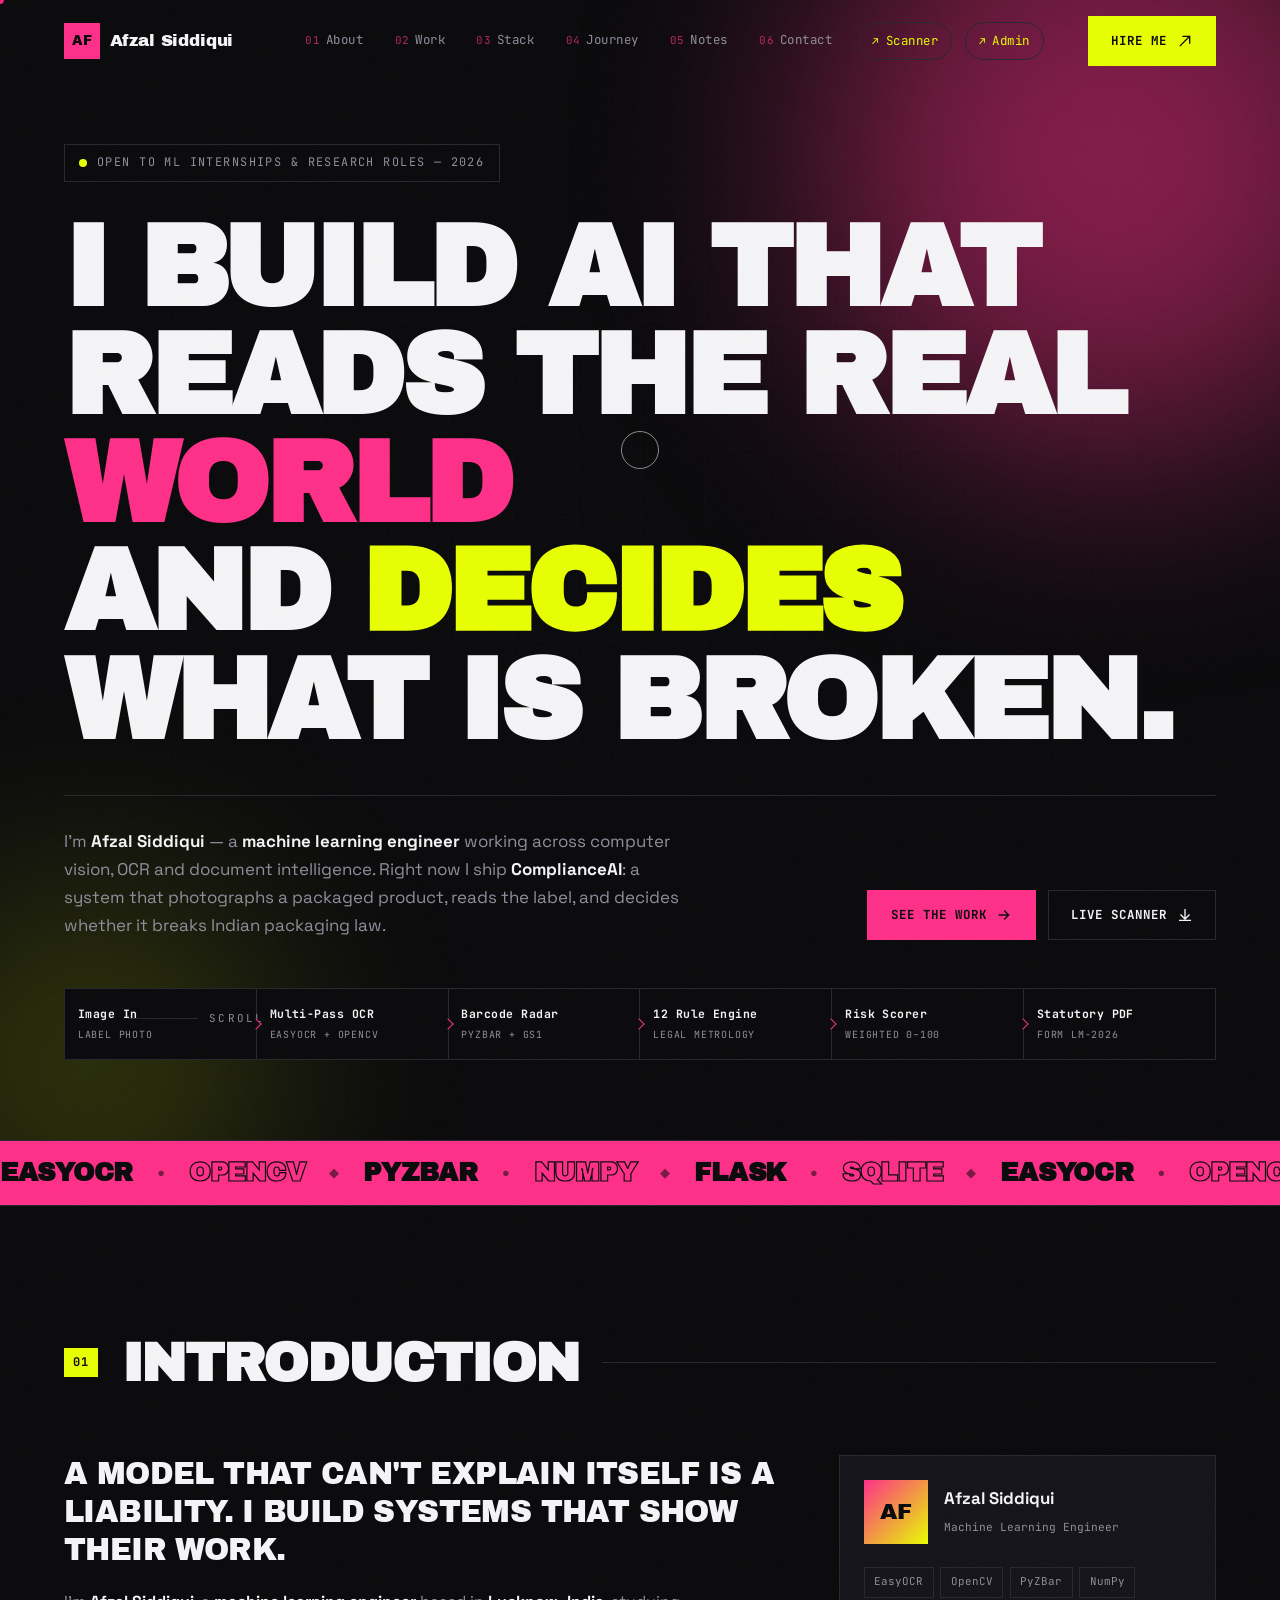
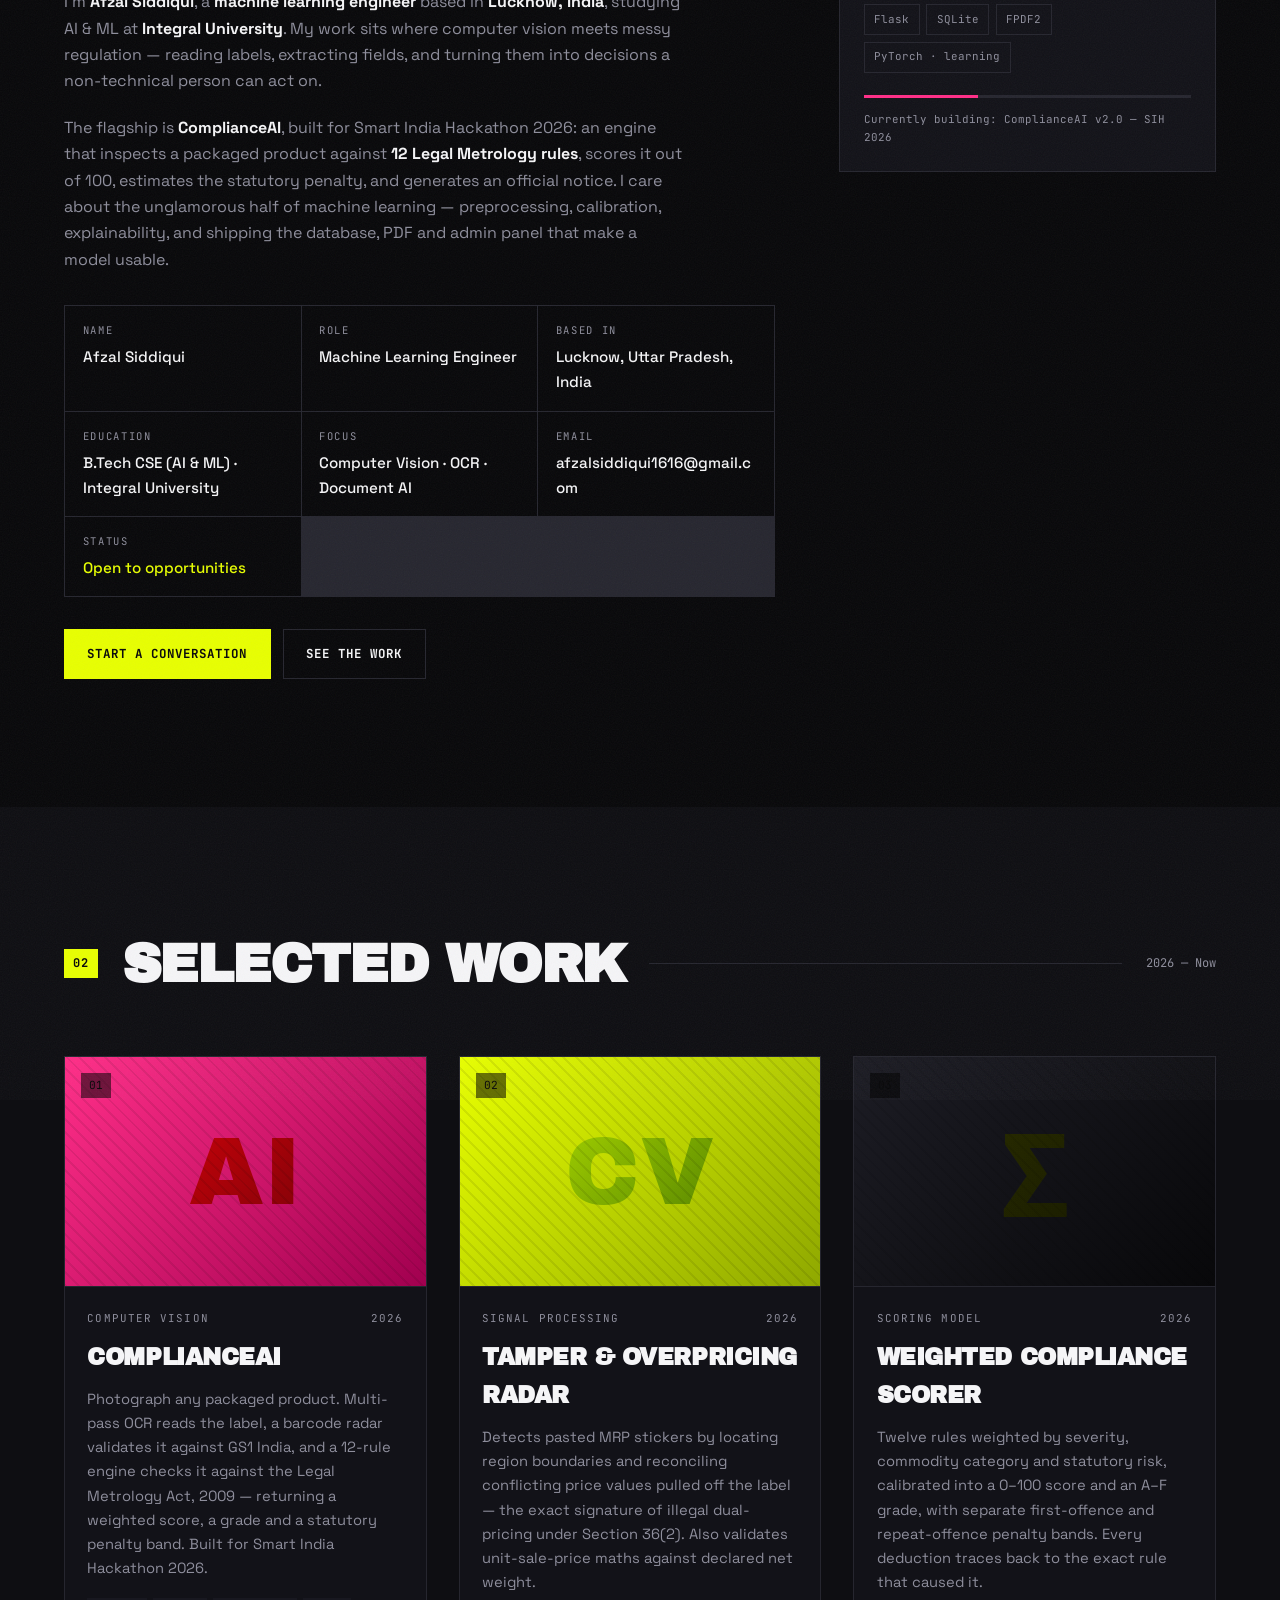
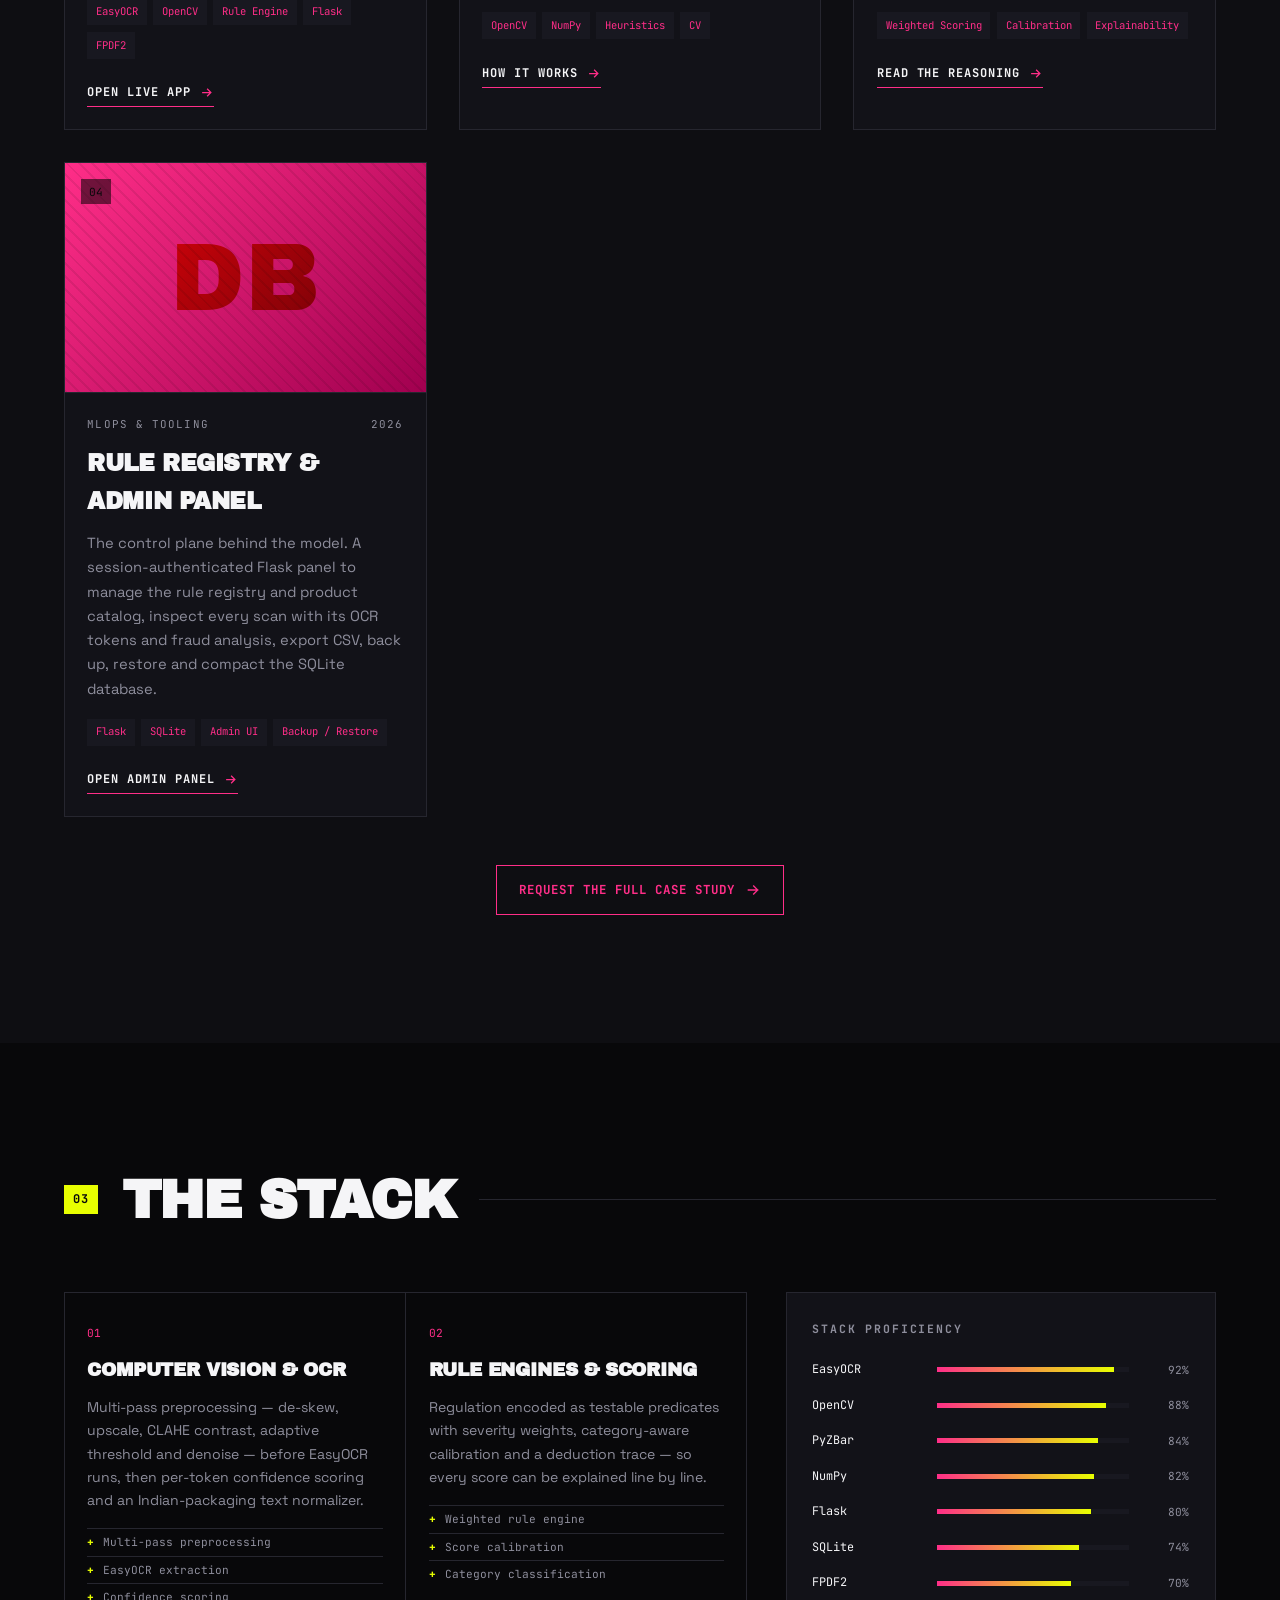
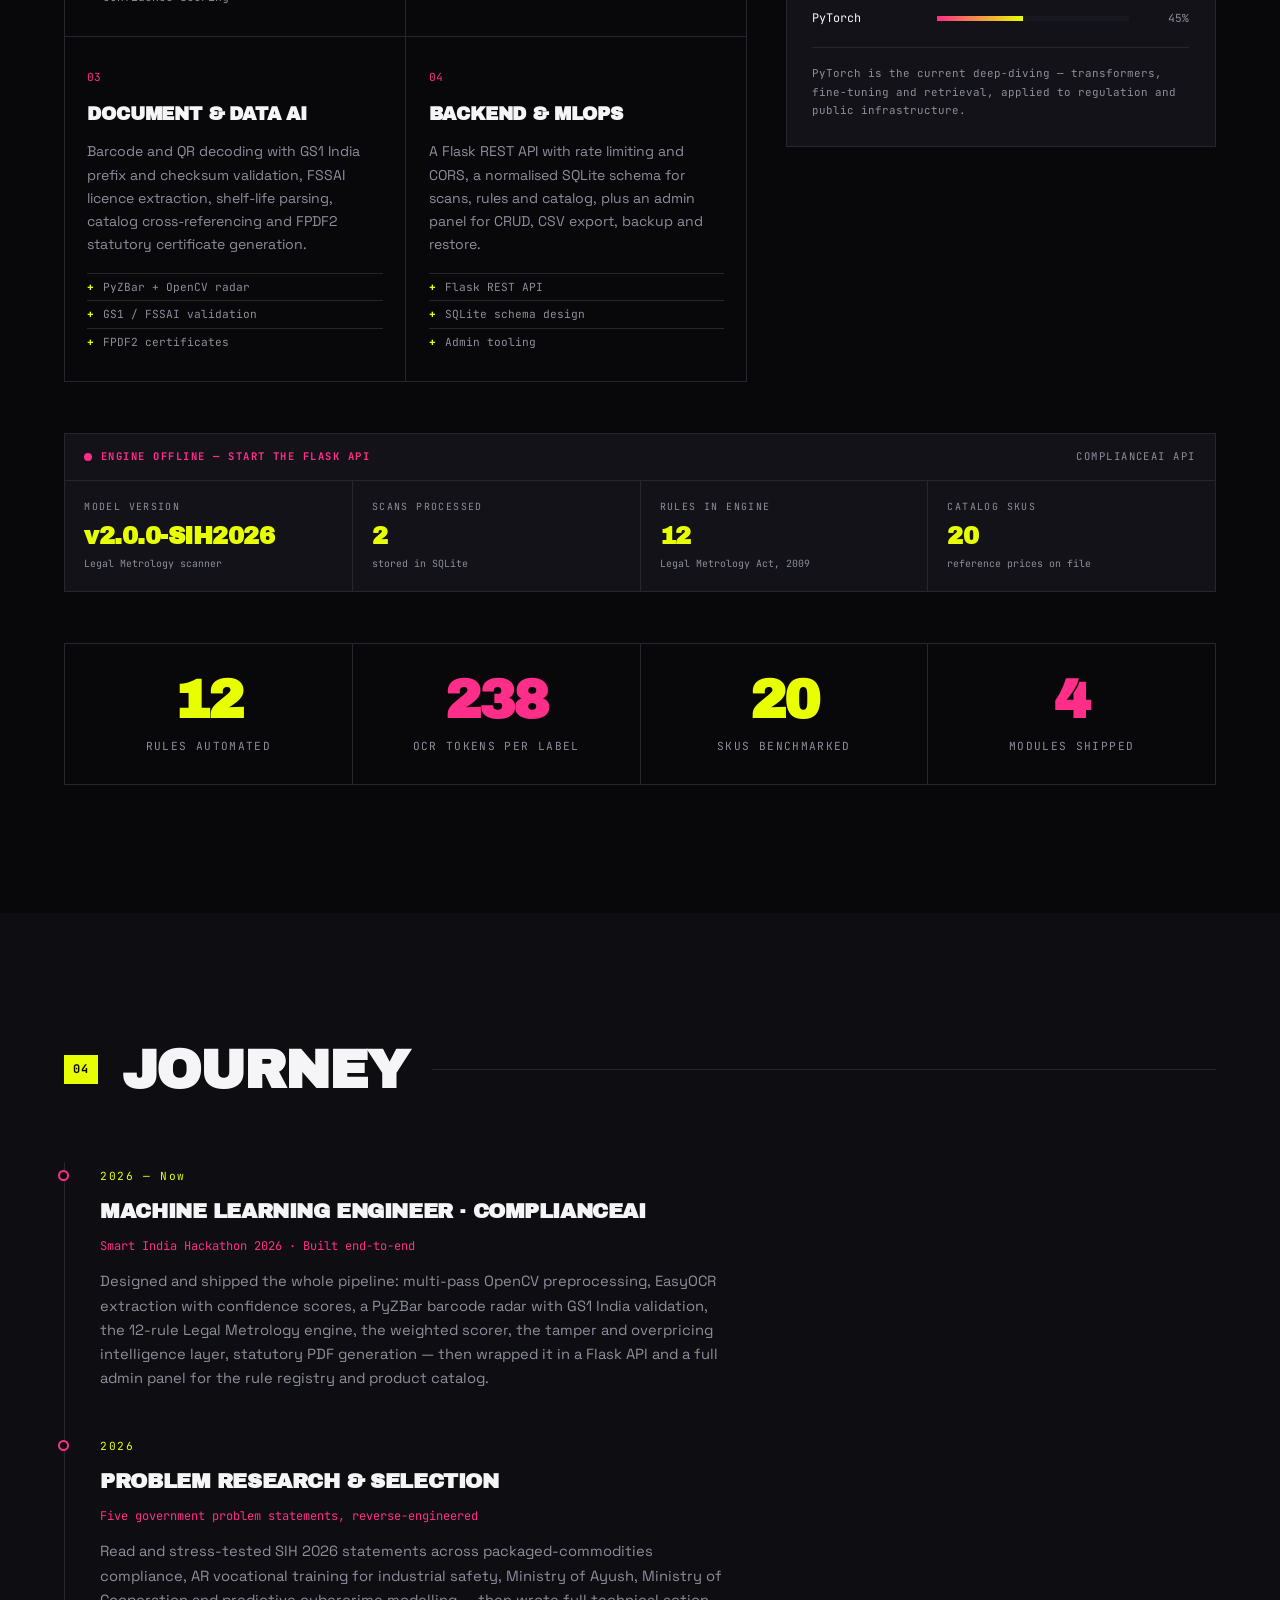
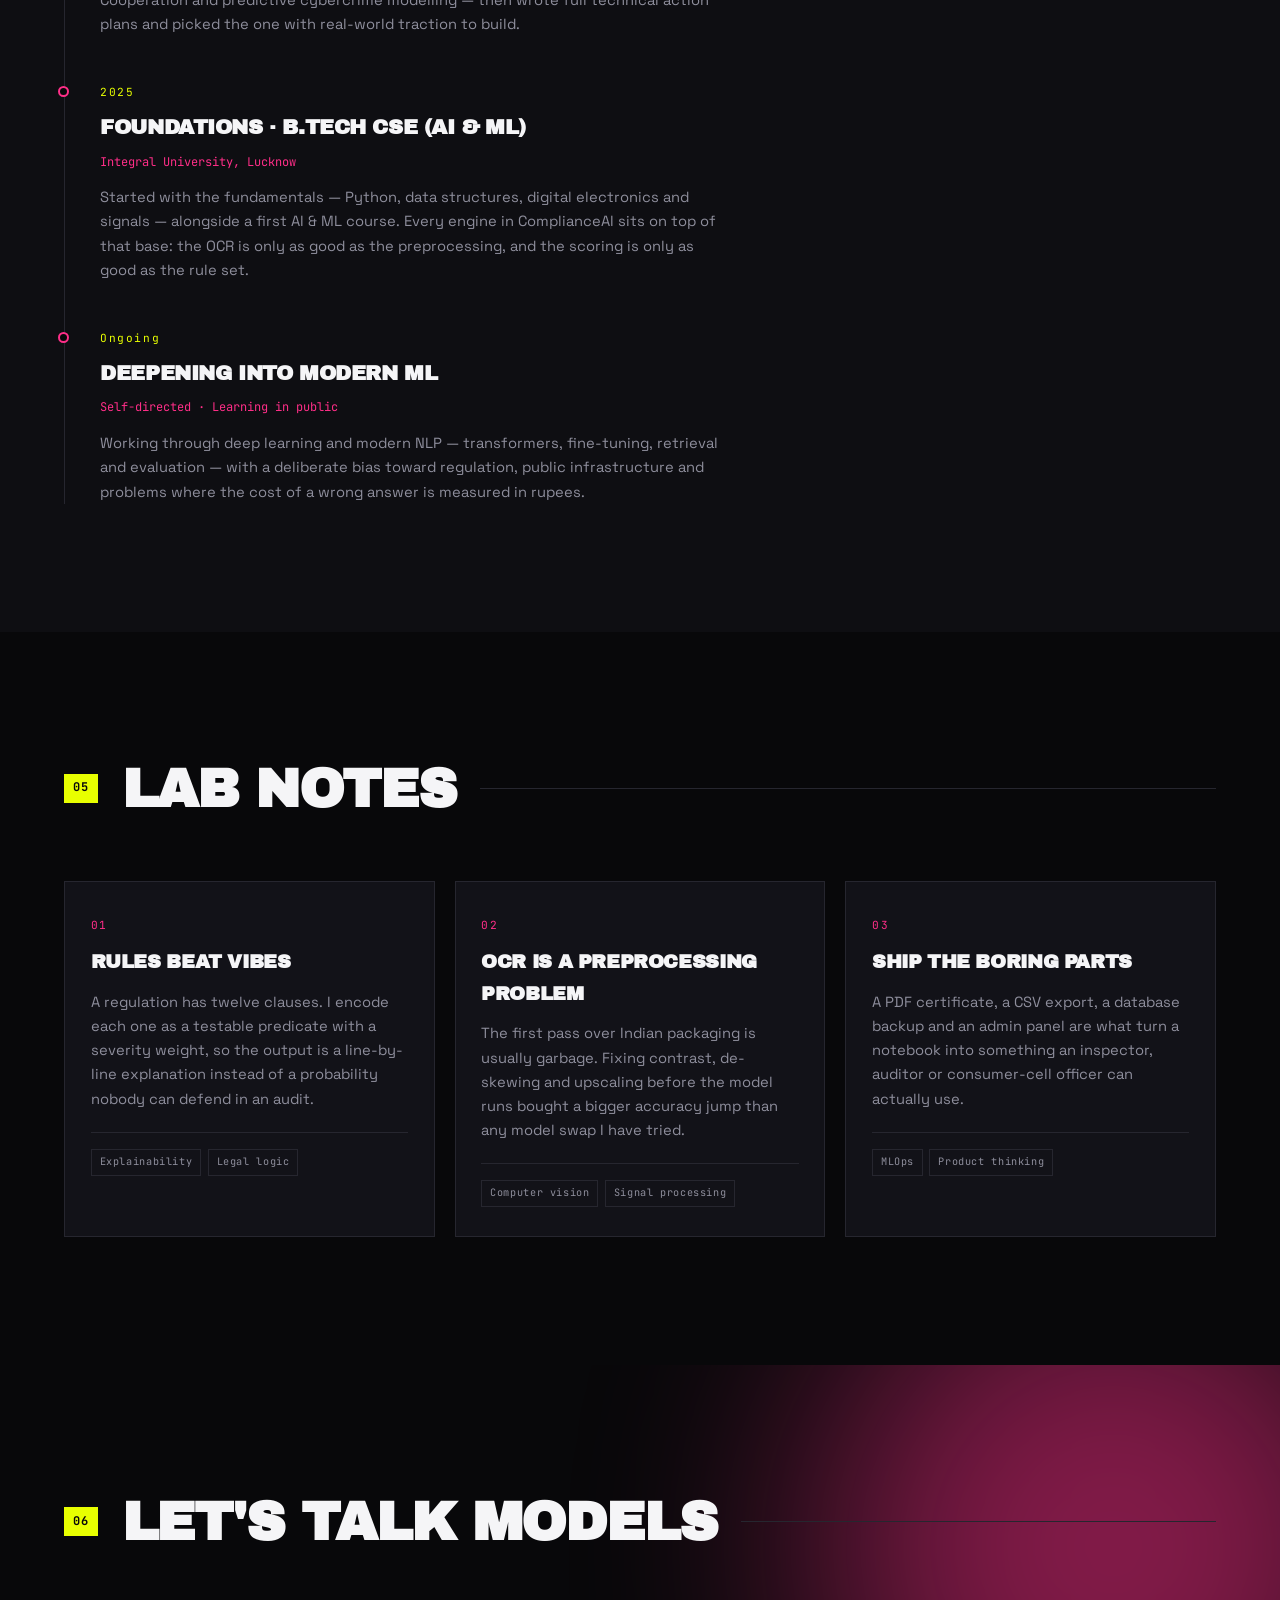
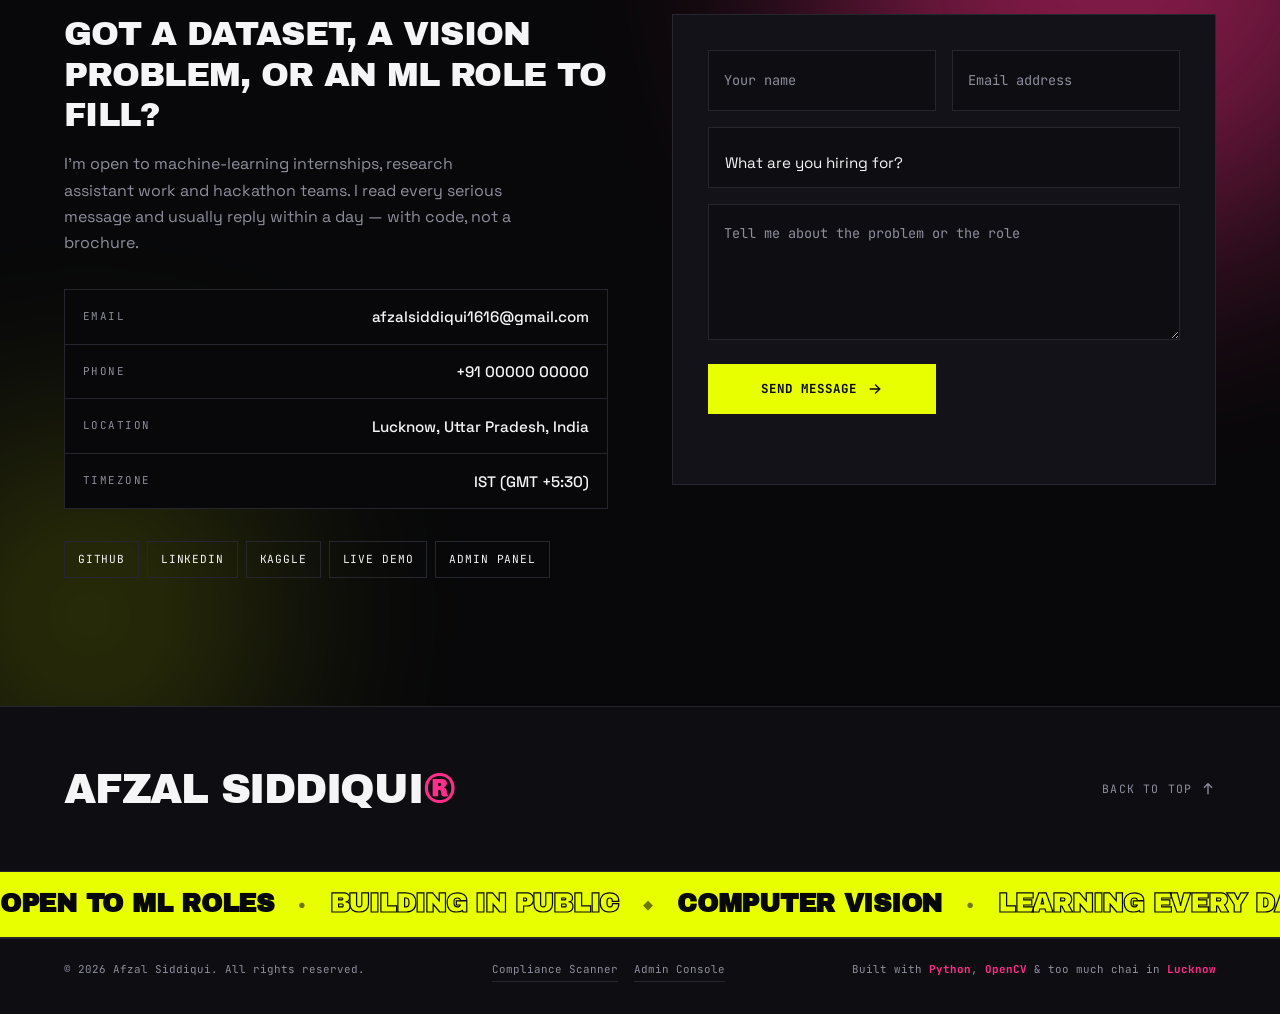
<file: frontend/index.html>
<!DOCTYPE html>
<html lang="en">
<head>
<meta charset="UTF-8">
<meta name="viewport" content="width=device-width, initial-scale=1.0">
<title>Afzal Siddiqui — Machine Learning Engineer</title>
<meta name="description" content="Afzal Siddiqui — Machine Learning Engineer. Computer vision, OCR and document intelligence. Selected work in applied ML, including ComplianceAI, an AI system that audits Indian packaged goods against the Legal Metrology Act.">
<meta name="theme-color" content="#08080a">

<meta property="og:title" content="Afzal Siddiqui — Machine Learning Engineer">
<meta property="og:description" content="Computer vision, OCR and document intelligence. Building AI that reads the real world and decides what's broken.">
<meta property="og:type" content="website">
<meta property="og:url" content="">
<meta name="twitter:card" content="summary_large_image">
<link rel="canonical" href="">

<link rel="preconnect" href="https://fonts.googleapis.com">
<link rel="preconnect" href="https://fonts.gstatic.com" crossorigin>
<link href="https://fonts.googleapis.com/css2?family=Archivo+Black&family=JetBrains+Mono:wght@400;500;700&family=Space+Grotesk:wght@300;400;500;600;700&display=swap" rel="stylesheet">
<link rel="stylesheet" href="css/styles.css">
<link rel="icon" href="data:image/svg+xml,%3Csvg xmlns='http://www.w3.org/2000/svg' viewBox='0 0 100 100'%3E%3Crect width='100' height='100' fill='%2308080a'/%3E%3Ctext y='72' x='50' text-anchor='middle' font-size='64' font-family='Arial Black' fill='%23ff2e88'%3EA%3C/text%3E%3C/svg%3E">
</head>
<body>

<div class="grain" aria-hidden="true"></div>
<div class="cursor-dot" aria-hidden="true"></div>
<div class="cursor-ring" aria-hidden="true"></div>

<a class="skip-link" href="#home">Skip to content</a>

<header class="nav" id="nav">
  <div class="nav__inner">
    <a class="nav__logo" href="#home" data-cursor="link">
      <span class="nav__mark">AF</span>
      <span class="nav__logo-text">Afzal&nbsp;Siddiqui</span>
    </a>

    <nav class="nav__links" id="navLinks" aria-label="Primary">
      <a href="#about" data-cursor="link"><span class="nav__num">01</span>About</a>
      <a href="#work" data-cursor="link"><span class="nav__num">02</span>Work</a>
      <a href="#stack" data-cursor="link"><span class="nav__num">03</span>Stack</a>
      <a href="#journey" data-cursor="link"><span class="nav__num">04</span>Journey</a>
      <a href="#notes" data-cursor="link"><span class="nav__num">05</span>Notes</a>
      <a href="#contact" data-cursor="link"><span class="nav__num">06</span>Contact</a>
      <a href="http://localhost:5000" target="_blank" rel="noopener" data-cursor="link" class="nav__ext"><span class="nav__num">↗</span>Scanner</a>
      <a href="http://localhost:5001/admin" target="_blank" rel="noopener" data-cursor="link" class="nav__ext"><span class="nav__num">↗</span>Admin</a>
    </nav>

    <a class="btn btn--yellow nav__cta" href="#contact" data-cursor="link">
      <span>Hire&nbsp;Me</span>
      <svg viewBox="0 0 24 24" aria-hidden="true"><path d="M5 19L19 5M9 5h10v10"/></svg>
    </a>

    <button class="nav__toggle" id="navToggle" aria-label="Open menu" aria-expanded="false" aria-controls="navLinks">
      <span></span><span></span>
    </button>
  </div>
</header>

<main>

  <section class="hero" id="home">
    <div class="hero__bg" aria-hidden="true">
      <span class="blob blob--pink"></span>
      <span class="blob blob--yellow"></span>
      <span class="hero__grid"></span>
    </div>

    <div class="hero__inner">
      <p class="hero__eyebrow reveal">
        <span class="pulse"></span>
        Open to ML internships &amp; research roles — 2026
      </p>

      <h1 class="hero__title">
        <span class="line reveal"><span class="line__in">I build AI that</span></span>
        <span class="line reveal"><span class="line__in">reads the real <em>world</em></span></span>
        <span class="line reveal"><span class="line__in">and <b class="stroke">decides</b></span></span>
        <span class="line reveal"><span class="line__in">what is broken.</span></span>
      </h1>

      <div class="hero__meta reveal">
        <p class="hero__lead">
          I'm <strong>Afzal Siddiqui</strong> — a <strong>machine learning engineer</strong> working across
          computer vision, OCR and document intelligence. Right now I ship
          <strong>ComplianceAI</strong>: a system that photographs a packaged product, reads the label,
          and decides whether it breaks Indian packaging law.
        </p>
        <div class="hero__actions">
          <a class="btn btn--pink" href="#work" data-cursor="link">
            <span>See&nbsp;the&nbsp;Work</span>
            <svg viewBox="0 0 24 24" aria-hidden="true"><path d="M5 12h14M13 6l6 6-6 6"/></svg>
          </a>
          <a class="btn btn--ghost" href="http://localhost:5000" target="_blank" rel="noopener" data-cursor="link">
            <span>Live&nbsp;Scanner</span>
            <svg viewBox="0 0 24 24" aria-hidden="true"><path d="M12 4v12M6 12l6 6 6-6M4 20h16"/></svg>
          </a>
        </div>
      </div>

      <ol class="pipeline reveal" aria-label="ComplianceAI inference pipeline">
        <li><b>Image&nbsp;In</b><span>Label photo</span></li>
        <li><b>Multi-Pass&nbsp;OCR</b><span>EasyOCR + OpenCV</span></li>
        <li><b>Barcode&nbsp;Radar</b><span>PyZBar + GS1</span></li>
        <li><b>12&nbsp;Rule&nbsp;Engine</b><span>Legal Metrology</span></li>
        <li><b>Risk&nbsp;Scorer</b><span>Weighted 0–100</span></li>
        <li><b>Statutory&nbsp;PDF</b><span>Form LM-2026</span></li>
      </ol>

      <div class="hero__scroll" aria-hidden="true">
        <span class="hero__scroll-line"></span>
        <span>Scroll</span>
      </div>
    </div>
  </section>

  <div class="marquee" aria-hidden="true">
    <div class="marquee__track">
      <span class="marquee__set">
        <b>EasyOCR</b><i>&#9679;</i><b class="stroke">OpenCV</b><i>&#9670;</i><b>PyZBar</b><i>&#9679;</i><b class="stroke">NumPy</b><i>&#9670;</i><b>Flask</b><i>&#9679;</i><b class="stroke">SQLite</b><i>&#9670;</i>
      </span>
      <span class="marquee__set">
        <b>EasyOCR</b><i>&#9679;</i><b class="stroke">OpenCV</b><i>&#9670;</i><b>PyZBar</b><i>&#9679;</i><b class="stroke">NumPy</b><i>&#9670;</i><b>Flask</b><i>&#9679;</i><b class="stroke">SQLite</b><i>&#9670;</i>
      </span>
    </div>
  </div>

  <section class="section" id="about">
    <div class="section__head reveal">
      <span class="section__num">01</span>
      <h2 class="section__title">Introduction</h2>
      <span class="section__rule"></span>
    </div>

    <div class="about">
      <div class="about__text">
        <p class="about__intro reveal">
          A model that can't explain itself is a liability. I build systems that show their work.
        </p>
        <p class="reveal">
          I'm <strong>Afzal Siddiqui</strong>, a <strong>machine learning engineer</strong> based in
          <strong>Lucknow, India</strong>, studying AI &amp; ML at <strong>Integral University</strong>.
          My work sits where computer vision meets messy regulation — reading labels, extracting
          fields, and turning them into decisions a non-technical person can act on.
        </p>
        <p class="reveal">
          The flagship is <strong>ComplianceAI</strong>, built for Smart India Hackathon 2026: an engine
          that inspects a packaged product against <strong>12 Legal Metrology rules</strong>, scores it
          out of 100, estimates the statutory penalty, and generates an official notice. I care about
          the unglamorous half of machine learning — preprocessing, calibration, explainability,
          and shipping the database, PDF and admin panel that make a model usable.
        </p>

        <ul class="about__facts reveal">
          <li><span>Name</span><b>Afzal Siddiqui</b></li>
          <li><span>Role</span><b>Machine Learning Engineer</b></li>
          <li><span>Based in</span><b>Lucknow, Uttar Pradesh, India</b></li>
          <li><span>Education</span><b>B.Tech CSE (AI &amp; ML) · Integral University</b></li>
          <li><span>Focus</span><b>Computer Vision · OCR · Document AI</b></li>
          <li><span>Email</span><b>afzalsiddiqui1616@gmail.com</b></li>
          <li><span>Status</span><b class="is-open">Open to opportunities</b></li>
        </ul>

        <div class="about__actions reveal">
          <a class="btn btn--yellow" href="#contact" data-cursor="link"><span>Start a conversation</span></a>
          <a class="btn btn--ghost" href="#work" data-cursor="link"><span>See the work</span></a>
        </div>
      </div>

      <aside class="about__card reveal" data-tilt>
        <div class="about__card-top">
          <span class="about__avatar">AF</span>
          <div>
            <b>Afzal Siddiqui</b>
            <small>Machine Learning Engineer</small>
          </div>
        </div>
        <ul class="about__tags">
          <li>EasyOCR</li>
          <li>OpenCV</li>
          <li>PyZBar</li>
          <li>NumPy</li>
          <li>Flask</li>
          <li>SQLite</li>
          <li>FPDF2</li>
          <li>PyTorch · learning</li>
        </ul>
        <div class="about__card-bar"><span></span></div>
        <small class="about__card-note">Currently building: ComplianceAI v2.0 — SIH 2026</small>
      </aside>
    </div>
  </section>

  <section class="section section--alt" id="work">
    <div class="section__head reveal">
      <span class="section__num">02</span>
      <h2 class="section__title">Selected Work</h2>
      <span class="section__rule"></span>
      <span class="section__count">2026 — Now</span>
    </div>

    <div class="work__grid">

      <article class="project reveal" data-tilt data-spotlight>
        <div class="project__media project__media--pink">
          <span class="project__index">01</span>
          <span class="project__glyph">AI</span>
        </div>
        <div class="project__body">
          <div class="project__meta"><span>Computer Vision</span><span>2026</span></div>
          <h3 class="project__title">ComplianceAI</h3>
          <p class="project__desc">Photograph any packaged product. Multi-pass OCR reads the label, a barcode radar validates it against GS1 India, and a 12-rule engine checks it against the Legal Metrology Act, 2009 — returning a weighted score, a grade and a statutory penalty band. Built for Smart India Hackathon 2026.</p>
          <ul class="project__chips"><li>EasyOCR</li><li>OpenCV</li><li>Rule Engine</li><li>Flask</li><li>FPDF2</li></ul>
          <a class="project__link" href="http://localhost:5000" target="_blank" rel="noopener" data-cursor="link">Open live app <svg viewBox="0 0 24 24" aria-hidden="true"><path d="M5 12h14M13 6l6 6-6 6"/></svg></a>
        </div>
      </article>

      <article class="project reveal" data-tilt data-spotlight>
        <div class="project__media project__media--yellow">
          <span class="project__index">02</span>
          <span class="project__glyph">CV</span>
        </div>
        <div class="project__body">
          <div class="project__meta"><span>Signal Processing</span><span>2026</span></div>
          <h3 class="project__title">Tamper &amp; Overpricing Radar</h3>
          <p class="project__desc">Detects pasted MRP stickers by locating region boundaries and reconciling conflicting price values pulled off the label — the exact signature of illegal dual-pricing under Section 36(2). Also validates unit-sale-price maths against declared net weight.</p>
          <ul class="project__chips"><li>OpenCV</li><li>NumPy</li><li>Heuristics</li><li>CV</li></ul>
          <a class="project__link" href="#stack" data-cursor="link">How it works <svg viewBox="0 0 24 24" aria-hidden="true"><path d="M5 12h14M13 6l6 6-6 6"/></svg></a>
        </div>
      </article>

      <article class="project reveal" data-tilt data-spotlight>
        <div class="project__media project__media--dark">
          <span class="project__index">03</span>
          <span class="project__glyph">∑</span>
        </div>
        <div class="project__body">
          <div class="project__meta"><span>Scoring Model</span><span>2026</span></div>
          <h3 class="project__title">Weighted Compliance Scorer</h3>
          <p class="project__desc">Twelve rules weighted by severity, commodity category and statutory risk, calibrated into a 0–100 score and an A–F grade, with separate first-offence and repeat-offence penalty bands. Every deduction traces back to the exact rule that caused it.</p>
          <ul class="project__chips"><li>Weighted Scoring</li><li>Calibration</li><li>Explainability</li></ul>
          <a class="project__link" href="#notes" data-cursor="link">Read the reasoning <svg viewBox="0 0 24 24" aria-hidden="true"><path d="M5 12h14M13 6l6 6-6 6"/></svg></a>
        </div>
      </article>

      <article class="project reveal" data-tilt data-spotlight>
        <div class="project__media project__media--pink">
          <span class="project__index">04</span>
          <span class="project__glyph">DB</span>
        </div>
        <div class="project__body">
          <div class="project__meta"><span>MLOps &amp; Tooling</span><span>2026</span></div>
          <h3 class="project__title">Rule Registry &amp; Admin Panel</h3>
          <p class="project__desc">The control plane behind the model. A session-authenticated Flask panel to manage the rule registry and product catalog, inspect every scan with its OCR tokens and fraud analysis, export CSV, back up, restore and compact the SQLite database.</p>
          <ul class="project__chips"><li>Flask</li><li>SQLite</li><li>Admin UI</li><li>Backup / Restore</li></ul>
          <a class="project__link" href="http://localhost:5001/admin" target="_blank" rel="noopener" data-cursor="link">Open admin panel <svg viewBox="0 0 24 24" aria-hidden="true"><path d="M5 12h14M13 6l6 6-6 6"/></svg></a>
        </div>
      </article>

    </div>

    <div class="work__more reveal">
      <a class="btn btn--outline" href="#contact" data-cursor="link">
        <span>Request the full case study</span>
        <svg viewBox="0 0 24 24" aria-hidden="true"><path d="M5 12h14M13 6l6 6-6 6"/></svg>
      </a>
    </div>
  </section>

  <section class="section" id="stack">
    <div class="section__head reveal">
      <span class="section__num">03</span>
      <h2 class="section__title">The Stack</h2>
      <span class="section__rule"></span>
    </div>

    <div class="skills">
      <div class="skills__services">
        <article class="service reveal">
          <span class="service__num">01</span>
          <h3>Computer Vision &amp; OCR</h3>
          <p>Multi-pass preprocessing — de-skew, upscale, CLAHE contrast, adaptive threshold and denoise — before EasyOCR runs, then per-token confidence scoring and an Indian-packaging text normalizer.</p>
          <ul><li>Multi-pass preprocessing</li><li>EasyOCR extraction</li><li>Confidence scoring</li></ul>
        </article>
        <article class="service reveal">
          <span class="service__num">02</span>
          <h3>Rule Engines &amp; Scoring</h3>
          <p>Regulation encoded as testable predicates with severity weights, category-aware calibration and a deduction trace — so every score can be explained line by line.</p>
          <ul><li>Weighted rule engine</li><li>Score calibration</li><li>Category classification</li></ul>
        </article>
        <article class="service reveal">
          <span class="service__num">03</span>
          <h3>Document &amp; Data AI</h3>
          <p>Barcode and QR decoding with GS1 India prefix and checksum validation, FSSAI licence extraction, shelf-life parsing, catalog cross-referencing and FPDF2 statutory certificate generation.</p>
          <ul><li>PyZBar + OpenCV radar</li><li>GS1 / FSSAI validation</li><li>FPDF2 certificates</li></ul>
        </article>
        <article class="service reveal">
          <span class="service__num">04</span>
          <h3>Backend &amp; MLOps</h3>
          <p>A Flask REST API with rate limiting and CORS, a normalised SQLite schema for scans, rules and catalog, plus an admin panel for CRUD, CSV export, backup and restore.</p>
          <ul><li>Flask REST API</li><li>SQLite schema design</li><li>Admin tooling</li></ul>
        </article>
      </div>

      <div class="skills__bars reveal">
        <h3 class="skills__bars-title">Stack proficiency</h3>
        <div class="bar" data-value="92"><span class="bar__label">EasyOCR</span><span class="bar__track"><span class="bar__fill"></span></span><span class="bar__val">92%</span></div>
        <div class="bar" data-value="88"><span class="bar__label">OpenCV</span><span class="bar__track"><span class="bar__fill"></span></span><span class="bar__val">88%</span></div>
        <div class="bar" data-value="84"><span class="bar__label">PyZBar</span><span class="bar__track"><span class="bar__fill"></span></span><span class="bar__val">84%</span></div>
        <div class="bar" data-value="82"><span class="bar__label">NumPy</span><span class="bar__track"><span class="bar__fill"></span></span><span class="bar__val">82%</span></div>
        <div class="bar" data-value="80"><span class="bar__label">Flask</span><span class="bar__track"><span class="bar__fill"></span></span><span class="bar__val">80%</span></div>
        <div class="bar" data-value="74"><span class="bar__label">SQLite</span><span class="bar__track"><span class="bar__fill"></span></span><span class="bar__val">74%</span></div>
        <div class="bar" data-value="70"><span class="bar__label">FPDF2</span><span class="bar__track"><span class="bar__fill"></span></span><span class="bar__val">70%</span></div>
        <div class="bar" data-value="45"><span class="bar__label">PyTorch</span><span class="bar__track"><span class="bar__fill"></span></span><span class="bar__val">45%</span></div>
        <p class="skills__note">PyTorch is the current deep-diving — transformers, fine-tuning and retrieval, applied to regulation and public infrastructure.</p>
      </div>
    </div>

    <div class="telemetry reveal" id="telemetry" data-api="http://localhost:5000">
      <div class="telemetry__head">
        <span class="telemetry__status"><i></i><b id="telemetryState">Checking system</b></span>
        <span class="mono" id="telemetryMeta">ComplianceAI API</span>
      </div>
      <div class="telemetry__grid">
        <div class="telemetry__tile"><span>Model version</span><b id="tVer">v2.0.0-SIH2026</b><small id="tVerSub">Legal Metrology scanner</small></div>
        <div class="telemetry__tile"><span>Scans processed</span><b id="tScans">2</b><small id="tScansSub">stored in SQLite</small></div>
        <div class="telemetry__tile"><span>Rules in engine</span><b id="tRules">12</b><small id="tRulesSub">Legal Metrology Act, 2009</small></div>
        <div class="telemetry__tile"><span>Catalog SKUs</span><b id="tSku">20</b><small id="tSkuSub">reference prices on file</small></div>
      </div>
    </div>

    <div class="stats">
      <div class="stat reveal"><b class="counter" data-to="12">0</b><span>Rules automated</span></div>
      <div class="stat reveal"><b class="counter" data-to="243">0</b><span>OCR tokens per label</span></div>
      <div class="stat reveal"><b class="counter" data-to="20">0</b><span>SKUs benchmarked</span></div>
      <div class="stat reveal"><b class="counter" data-to="4">0</b><span>Modules shipped</span></div>
    </div>
  </section>

  <section class="section section--alt" id="journey">
    <div class="section__head reveal">
      <span class="section__num">04</span>
      <h2 class="section__title">Journey</h2>
      <span class="section__rule"></span>
    </div>

    <div class="timeline">
      <article class="tl reveal">
        <span class="tl__year">2026 — Now</span>
        <h3 class="tl__role">Machine Learning Engineer · ComplianceAI</h3>
        <span class="tl__company">Smart India Hackathon 2026 · Built end-to-end</span>
        <p>Designed and shipped the whole pipeline: multi-pass OpenCV preprocessing, EasyOCR extraction with confidence scores, a PyZBar barcode radar with GS1 India validation, the 12-rule Legal Metrology engine, the weighted scorer, the tamper and overpricing intelligence layer, statutory PDF generation — then wrapped it in a Flask API and a full admin panel for the rule registry and product catalog.</p>
      </article>
      <article class="tl reveal">
        <span class="tl__year">2026</span>
        <h3 class="tl__role">Problem Research &amp; Selection</h3>
        <span class="tl__company">Five government problem statements, reverse-engineered</span>
        <p>Read and stress-tested SIH 2026 statements across packaged-commodities compliance, AR vocational training for industrial safety, Ministry of Ayush, Ministry of Cooperation and predictive cybercrime modelling — then wrote full technical action plans and picked the one with real-world traction to build.</p>
      </article>
      <article class="tl reveal">
        <span class="tl__year">2025</span>
        <h3 class="tl__role">Foundations · B.Tech CSE (AI &amp; ML)</h3>
        <span class="tl__company">Integral University, Lucknow</span>
        <p>Started with the fundamentals — Python, data structures, digital electronics and signals — alongside a first AI &amp; ML course. Every engine in ComplianceAI sits on top of that base: the OCR is only as good as the preprocessing, and the scoring is only as good as the rule set.</p>
      </article>
      <article class="tl reveal">
        <span class="tl__year">Ongoing</span>
        <h3 class="tl__role">Deepening into Modern ML</h3>
        <span class="tl__company">Self-directed · Learning in public</span>
        <p>Working through deep learning and modern NLP — transformers, fine-tuning, retrieval and evaluation — with a deliberate bias toward regulation, public infrastructure and problems where the cost of a wrong answer is measured in rupees.</p>
      </article>
    </div>
  </section>

  <section class="section" id="notes">
    <div class="section__head reveal">
      <span class="section__num">05</span>
      <h2 class="section__title">Lab Notes</h2>
      <span class="section__rule"></span>
    </div>

    <div class="notes">
      <article class="note reveal">
        <span class="note__num">01</span>
        <h3>Rules beat vibes</h3>
        <p>A regulation has twelve clauses. I encode each one as a testable predicate with a severity weight, so the output is a line-by-line explanation instead of a probability nobody can defend in an audit.</p>
        <footer><span>Explainability</span><span>Legal logic</span></footer>
      </article>
      <article class="note reveal">
        <span class="note__num">02</span>
        <h3>OCR is a preprocessing problem</h3>
        <p>The first pass over Indian packaging is usually garbage. Fixing contrast, de-skewing and upscaling before the model runs bought a bigger accuracy jump than any model swap I have tried.</p>
        <footer><span>Computer vision</span><span>Signal processing</span></footer>
      </article>
      <article class="note reveal">
        <span class="note__num">03</span>
        <h3>Ship the boring parts</h3>
        <p>A PDF certificate, a CSV export, a database backup and an admin panel are what turn a notebook into something an inspector, auditor or consumer-cell officer can actually use.</p>
        <footer><span>MLOps</span><span>Product thinking</span></footer>
      </article>
    </div>
  </section>

  <section class="section contact" id="contact">
    <div class="contact__bg" aria-hidden="true"><span class="blob blob--pink"></span><span class="blob blob--yellow"></span></div>

    <div class="section__head reveal">
      <span class="section__num">06</span>
      <h2 class="section__title">Let's Talk Models</h2>
      <span class="section__rule"></span>
    </div>

    <div class="contact__grid">
      <div class="contact__intro reveal">
        <p class="contact__big">Got a dataset, a vision problem, or an ML role to fill?</p>
        <p>I'm open to machine-learning internships, research assistant work and hackathon teams. I read every serious message and usually reply within a day — with code, not a brochure.</p>
        <ul class="contact__list">
          <li><span>Email</span><a href="mailto:afzalsiddiqui1616@gmail.com" data-cursor="link">afzalsiddiqui1616@gmail.com</a></li>
          <li><span>Phone</span><a href="tel:+910000000000" data-cursor="link">+91 00000 00000</a></li>
          <li><span>Location</span><b>Lucknow, Uttar Pradesh, India</b></li>
          <li><span>Timezone</span><b>IST (GMT +5:30)</b></li>
        </ul>
        <div class="contact__socials">
          <a href="#" data-missing="1" title="Add your GitHub profile URL" data-cursor="link">GitHub</a>
          <a href="#" data-missing="1" title="Add your LinkedIn profile URL" data-cursor="link">LinkedIn</a>
          <a href="#" data-missing="1" title="Add your Kaggle profile URL" data-cursor="link">Kaggle</a>
          <a href="http://localhost:5000" target="_blank" rel="noopener" data-cursor="link">Live demo</a>
          <a href="http://localhost:5001/admin" target="_blank" rel="noopener" data-cursor="link">Admin panel</a>
        </div>
      </div>

      <form class="contact__form reveal" id="contactForm" novalidate>
        <div class="field">
          <input type="text" id="name" name="name" placeholder=" " autocomplete="name" required>
          <label for="name">Your name</label>
        </div>
        <div class="field">
          <input type="email" id="email" name="email" placeholder=" " autocomplete="email" required>
          <label for="email">Email address</label>
        </div>
        <div class="field field--full">
          <select id="budget" name="budget">
            <option value="">What are you hiring for?</option>
            <option>ML Internship</option>
            <option>Research Assistant</option>
            <option>Freelance / Project</option>
            <option>Full-time ML Engineer</option>
            <option>Hackathon Team</option>
            <option>Just saying hi</option>
          </select>
        </div>
        <div class="field field--full">
          <textarea id="message" name="message" rows="4" placeholder=" " required></textarea>
          <label for="message">Tell me about the problem or the role</label>
        </div>
        <button class="btn btn--yellow btn--full" type="submit" data-cursor="link">
          <span>Send message</span>
          <svg viewBox="0 0 24 24" aria-hidden="true"><path d="M5 12h14M13 6l6 6-6 6"/></svg>
        </button>
        <p class="form__status" id="formStatus" role="status"></p>
      </form>
    </div>
  </section>

</main>

<footer class="footer">
  <div class="footer__top">
    <a class="footer__logo" href="#home" data-cursor="link">Afzal&nbsp;Siddiqui<span>&reg;</span></a>
    <a class="footer__back" href="#home" data-cursor="link">Back to top <svg viewBox="0 0 24 24" aria-hidden="true"><path d="M12 20V4M6 10l6-6 6 6"/></svg></a>
  </div>

  <div class="marquee marquee--footer" aria-hidden="true">
    <div class="marquee__track">
      <span class="marquee__set"><b>Open&nbsp;to&nbsp;ML&nbsp;roles</b><i>&#9679;</i><b class="stroke">Building&nbsp;in&nbsp;public</b><i>&#9670;</i><b>Computer&nbsp;Vision</b><i>&#9679;</i><b class="stroke">Learning&nbsp;every&nbsp;day</b><i>&#9670;</i></span>
      <span class="marquee__set"><b>Open&nbsp;to&nbsp;ML&nbsp;roles</b><i>&#9679;</i><b class="stroke">Building&nbsp;in&nbsp;public</b><i>&#9670;</i><b>Computer&nbsp;Vision</b><i>&#9679;</i><b class="stroke">Learning&nbsp;every&nbsp;day</b><i>&#9670;</i></span>
    </div>
  </div>

  <div class="footer__bottom">
    <small>&copy; <span id="year">2026</span> Afzal Siddiqui. All rights reserved.</small>
    <small class="footer__apps">
      <a href="http://localhost:5000" target="_blank" rel="noopener" data-cursor="link">Compliance Scanner</a>
      <a href="http://localhost:5001/admin" target="_blank" rel="noopener" data-cursor="link">Admin Console</a>
    </small>
    <small>Built with <b>Python</b>, <b>OpenCV</b> &amp; too much chai in <b>Lucknow</b></small>
  </div>
</footer>

<script src="js/main.js"></script>
</body>
</html>
</file>
<file: frontend/css/styles.css>
/* ============================================
   PALETTE
   ============================================ */
:root{
  --black:#08080a;
  --black-2:#0e0e12;
  --surface:#121218;
  --surface-2:#181820;
  --line:#26262f;

  --pink:#ff2e88;
  --pink-soft:#ff6bb5;
  --yellow:#e8ff00;
  --yellow-soft:#f4ff6b;

  --white:#f5f5f7;
  --muted:#8e8e9c;

  --font-display:"Archivo Black","Arial Black",Impact,sans-serif;
  --font-body:"Space Grotesk",-apple-system,"Segoe UI",sans-serif;
  --font-mono:"JetBrains Mono","SFMono-Regular",Consolas,monospace;

  --pad:clamp(1.25rem,5vw,5rem);
  --maxw:1320px;
  --ease:cubic-bezier(.22,1,.36,1);
}

/* ============================================
   RESET
   ============================================ */
*,*::before,*::after{box-sizing:border-box;margin:0;padding:0}
html{scroll-behavior:smooth;-webkit-text-size-adjust:100%}
body{
  font-family:var(--font-body);
  background:var(--black);
  color:var(--white);
  line-height:1.65;
  overflow-x:hidden;
  cursor:none;
}
body.no-cursor{cursor:auto}
img,svg{display:block;max-width:100%}
a{color:inherit;text-decoration:none}
button,input,select,textarea{font:inherit;color:inherit}
ul{list-style:none}
::selection{background:var(--pink);color:var(--black)}

.skip-link{
  position:fixed;top:-100px;left:1rem;z-index:999;
  background:var(--yellow);color:var(--black);padding:.6rem 1rem;font-family:var(--font-mono);
  font-size:.75rem;transition:top .3s var(--ease);
}
.skip-link:focus{top:1rem}

/* ============================================
   CURSOR + GRAIN
   ============================================ */
.cursor-dot,.cursor-ring{
  position:fixed;top:0;left:0;border-radius:50%;pointer-events:none;z-index:9000;
  mix-blend-mode:difference;will-change:transform;
}
.cursor-dot{width:8px;height:8px;background:var(--pink);margin:-4px 0 0 -4px}
.cursor-ring{
  width:38px;height:38px;border:1px solid rgba(255,255,255,.55);
  margin:-19px 0 0 -19px;transition:width .25s var(--ease),height .25s var(--ease),margin .25s var(--ease),border-color .25s;
}
.cursor-ring.is-link{width:70px;height:70px;margin:-35px 0 0 -35px;border-color:var(--pink);background:rgba(255,46,136,.12)}

.grain{
  position:fixed;inset:-200%;z-index:8999;pointer-events:none;opacity:.05;
  background-image:url("data:image/svg+xml,%3Csvg xmlns='http://www.w3.org/2000/svg' width='220' height='220'%3E%3Cfilter id='n'%3E%3CfeTurbulence type='fractalNoise' baseFrequency='.85' numOctaves='3'/%3E%3C/filter%3E%3Crect width='100%25' height='100%25' filter='url(%23n)'/%3E%3C/svg%3E");
  animation:grain 7s steps(6) infinite;
}
@keyframes grain{
  0%{transform:translate(0,0)}20%{transform:translate(-6%,3%)}40%{transform:translate(4%,-5%)}
  60%{transform:translate(-3%,-3%)}80%{transform:translate(5%,4%)}100%{transform:translate(0,0)}
}

/* ============================================
   LAYOUT HELPERS
   ============================================ */
.section{position:relative;padding:clamp(4.5rem,10vw,9rem) var(--pad);max-width:var(--maxw);margin:0 auto}
.section--alt{background:var(--black-2);max-width:none}
.section--alt > *{max-width:var(--maxw);margin-left:auto;margin-right:auto}
.section--alt .section__rule{flex:1}

.section__head{display:flex;align-items:center;flex-wrap:wrap;gap:clamp(.75rem,2vw,1.5rem);margin-bottom:clamp(2.5rem,5vw,4rem)}
.section__num{
  font-family:var(--font-mono);font-size:.75rem;font-weight:700;
  color:var(--black);background:var(--yellow);padding:.3rem .55rem;letter-spacing:.08em;
}
.section__title{
  font-family:var(--font-display);font-size:clamp(1.35rem,6.2vw,3.4rem);
  line-height:1.05;text-transform:uppercase;letter-spacing:-.02em;
  white-space:nowrap;min-width:0;overflow-wrap:break-word;
}
.section__rule{height:1px;background:var(--line);flex:1;min-width:20px}
.section__count{font-family:var(--font-mono);font-size:.75rem;color:var(--muted)}

/* ============================================
   BUTTONS
   ============================================ */
.btn{
  --bg:transparent;--fg:var(--white);--bd:var(--line);
  position:relative;display:inline-flex;align-items:center;gap:.6rem;
  padding:.85rem 1.4rem;font-family:var(--font-mono);font-size:.78rem;font-weight:700;
  letter-spacing:.08em;text-transform:uppercase;
  background:var(--bg);color:var(--fg);border:1px solid var(--bd);
  cursor:none;overflow:hidden;transition:color .35s var(--ease),border-color .35s var(--ease);
}
.btn::before{
  content:"";position:absolute;inset:0;z-index:-1;transform:translateY(101%);
  transition:transform .45s var(--ease);
}
.btn > *{position:relative;z-index:1}
.btn:hover::before{transform:translateY(0)}
.btn svg{width:16px;height:16px;fill:none;stroke:currentColor;stroke-width:2;stroke-linecap:square;transition:transform .35s var(--ease)}
.btn:hover svg{transform:translateX(4px)}

.btn--pink{--bg:var(--pink);--fg:var(--black);--bd:var(--pink)}
.btn--pink::before{background:var(--yellow)}
.btn--pink:hover{color:var(--black);border-color:var(--yellow)}

.btn--yellow{--bg:var(--yellow);--fg:var(--black);--bd:var(--yellow)}
.btn--yellow::before{background:var(--pink)}
.btn--yellow:hover{color:var(--black);border-color:var(--pink)}

.btn--ghost{--bd:var(--line);--fg:var(--white)}
.btn--ghost::before{background:var(--pink)}
.btn--ghost:hover{color:var(--black);border-color:var(--pink)}

.btn--outline{--bd:var(--pink);--fg:var(--pink)}
.btn--outline::before{background:var(--pink)}
.btn--outline:hover{color:var(--black);border-color:var(--pink)}

.btn--full{width:100%;justify-content:center}

/* ============================================
   NAV
   ============================================ */
.nav{
  position:fixed;top:0;left:0;right:0;z-index:800;
  padding:1rem var(--pad);
  transition:padding .4s var(--ease),background .4s var(--ease),border-color .4s var(--ease);
  border-bottom:1px solid transparent;
}
.nav.is-stuck{
  padding:.55rem var(--pad);
  background:rgba(8,8,10,.78);backdrop-filter:blur(14px);
  border-bottom-color:var(--line);
}
.nav__inner{max-width:var(--maxw);margin:0 auto;display:flex;align-items:center;gap:2rem}
.nav__logo{display:flex;align-items:center;gap:.6rem;font-family:var(--font-display);font-size:1.05rem;letter-spacing:-.01em}
.nav__mark{
  display:grid;place-items:center;width:36px;height:36px;
  background:var(--pink);color:var(--black);font-size:.85rem;
  transition:transform .4s var(--ease),background .4s var(--ease);
}
.nav__logo:hover .nav__mark{transform:rotate(-90deg);background:var(--yellow)}
.nav__logo-text{letter-spacing:-.01em}
.nav__links{display:flex;gap:.35rem;margin-left:auto}
.nav__links a{
  position:relative;padding:.5rem .8rem;font-family:var(--font-mono);font-size:.78rem;
  letter-spacing:.04em;color:var(--muted);transition:color .3s var(--ease);
}
.nav__links a::after{
  content:"";position:absolute;left:.8rem;right:.8rem;bottom:.25rem;height:1px;
  background:var(--pink);transform:scaleX(0);transform-origin:right;transition:transform .35s var(--ease);
}
.nav__links a:hover{color:var(--white)}
.nav__links a:hover::after{transform:scaleX(1);transform-origin:left}
.nav__num{color:var(--pink);font-size:.68rem;margin-right:.35rem;opacity:.7}
.nav__ext{
  color:var(--yellow)!important;
  border:1px solid var(--line);border-radius:999px;margin-left:.5rem;
}
.nav__ext::after{display:none}
.nav__ext:hover{border-color:var(--yellow)}
.nav__ext .nav__num{color:var(--yellow);opacity:1}
.nav__cta{margin-left:.75rem}
.nav__toggle{
  display:none;margin-left:auto;width:44px;height:44px;border:1px solid var(--line);
  background:transparent;cursor:none;position:relative;
}
.nav__toggle span{
  position:absolute;left:11px;width:20px;height:1.5px;background:var(--white);
  transition:transform .35s var(--ease),opacity .25s;
}
.nav__toggle span:nth-child(1){top:17px}
.nav__toggle span:nth-child(2){top:25px}
.nav__toggle.is-open span:nth-child(1){transform:translateY(4px) rotate(45deg)}
.nav__toggle.is-open span:nth-child(2){transform:translateY(-4px) rotate(-45deg)}

/* ============================================
   HERO
   ============================================ */
.hero{position:relative;min-height:100svh;display:flex;align-items:center;padding:9rem var(--pad) 5rem;overflow:hidden}
.hero__bg{position:absolute;inset:0;pointer-events:none}
.hero__grid{
  position:absolute;inset:0;opacity:.35;
  background-image:linear-gradient(rgba(255,255,255,.045) 1px,transparent 1px),
                   linear-gradient(90deg,rgba(255,255,255,.045) 1px,transparent 1px);
  background-size:64px 64px;
  mask-image:radial-gradient(ellipse 80% 60% at 50% 40%,#000 20%,transparent 75%);
}
.blob{position:absolute;border-radius:50%;filter:blur(120px);opacity:.5}
.blob--pink{background:var(--pink);width:46vw;height:46vw;top:-12%;right:-10%}
.blob--yellow{background:var(--yellow);width:26vw;height:26vw;bottom:-8%;left:-6%;opacity:.22}

.hero__inner{position:relative;max-width:var(--maxw);margin:0 auto;width:100%}
.hero__eyebrow{
  display:inline-flex;align-items:center;gap:.6rem;font-family:var(--font-mono);font-size:.74rem;
  letter-spacing:.12em;text-transform:uppercase;color:var(--muted);
  border:1px solid var(--line);padding:.5rem .9rem;margin-bottom:2rem;
}
.pulse{width:8px;height:8px;border-radius:50%;background:var(--yellow);box-shadow:0 0 0 0 rgba(232,255,0,.7);animation:pulse 2s infinite}
@keyframes pulse{70%{box-shadow:0 0 0 12px rgba(232,255,0,0)}100%{box-shadow:0 0 0 0 rgba(232,255,0,0)}}

.hero__title{font-family:var(--font-display);font-size:clamp(2rem,9.2vw,7.2rem);line-height:.94;text-transform:uppercase;letter-spacing:-.035em}
.hero__title .line{display:block;overflow:hidden}
.hero__title .line__in{display:block;transform:translateY(105%)}
.hero__title em{font-style:normal;color:var(--pink)}
.hero__title b{font-weight:inherit;color:var(--yellow)}

.stroke{
  color:transparent;
  -webkit-text-stroke:1.5px var(--yellow);
  transition:color .4s var(--ease);
}
.stroke:hover{color:var(--yellow)}

.hero__meta{display:flex;flex-wrap:wrap;gap:2.5rem;align-items:flex-end;margin-top:2.5rem;padding-top:2rem;border-top:1px solid var(--line)}
.hero__lead{max-width:56ch;color:var(--muted);font-size:clamp(.95rem,1.4vw,1.06rem)}
.hero__lead strong{color:var(--white)}
.hero__actions{display:flex;gap:.75rem;flex-wrap:wrap;margin-left:auto}

.hero__scroll{
  position:absolute;bottom:2rem;left:var(--pad);display:flex;align-items:center;gap:.7rem;
  font-family:var(--font-mono);font-size:.68rem;letter-spacing:.2em;text-transform:uppercase;color:var(--muted);
}
.hero__scroll-line{display:block;width:70px;height:1px;background:var(--line);position:relative;overflow:hidden}
.hero__scroll-line::after{
  content:"";position:absolute;inset:0;background:var(--pink);transform:translateX(-100%);
  animation:scrollLine 2.2s var(--ease) infinite;
}
@keyframes scrollLine{0%{transform:translateX(-100%)}60%,100%{transform:translateX(100%)}}

/* ============================================
   PIPELINE STRIP
   ============================================ */
.pipeline{
  display:grid;grid-template-columns:repeat(6,1fr);gap:1px;
  margin-top:clamp(2rem,4vw,3rem);background:var(--line);border:1px solid var(--line);
}
.pipeline li{
  background:var(--black);padding:.95rem 1.05rem .95rem .8rem;position:relative;
  display:flex;flex-direction:column;gap:.25rem;transition:background .3s var(--ease);
}
.pipeline li:hover{background:var(--surface)}
.pipeline li::after{
  content:"";position:absolute;top:50%;right:-4px;z-index:2;width:8px;height:8px;
  border-top:1px solid var(--pink);border-right:1px solid var(--pink);
  transform:translateY(-50%) rotate(45deg);background:var(--black);
}
.pipeline li:last-child::after{display:none}
.pipeline b{
  font-family:var(--font-mono);font-size:.72rem;font-weight:700;letter-spacing:.04em;color:var(--white);
  min-width:0;overflow-wrap:anywhere;
}
.pipeline span{
  font-family:var(--font-mono);font-size:.62rem;letter-spacing:.08em;text-transform:uppercase;color:var(--muted);
  min-width:0;overflow-wrap:anywhere;
}
.pipeline li:hover b{color:var(--yellow)}

/* ============================================
   MARQUEE
   ============================================ */
.marquee{overflow:hidden;border-top:1px solid var(--line);border-bottom:1px solid var(--line);background:var(--pink);padding:.7rem 0}
.marquee__track{display:flex;width:max-content;animation:marquee 28s linear infinite}
.marquee__set{display:flex;align-items:center;gap:1.5rem;padding-right:1.5rem;white-space:nowrap}
.marquee b{font-family:var(--font-display);font-size:clamp(1rem,2.2vw,1.6rem);text-transform:uppercase;color:var(--black);letter-spacing:-.01em}
.marquee i{font-style:normal;color:var(--black);font-size:.8rem;opacity:.55}
.marquee b.stroke{-webkit-text-stroke:1.2px var(--black);color:transparent}
.marquee b.stroke:hover{color:var(--black)}
.marquee--footer{background:var(--yellow)}
.marquee--footer b{color:var(--black)}
.marquee--footer b.stroke{-webkit-text-stroke:1.2px var(--black)}
@keyframes marquee{to{transform:translateX(-50%)}}

/* ============================================
   ABOUT
   ============================================ */
.about{display:grid;grid-template-columns:1.6fr .85fr;gap:clamp(2rem,5vw,4.5rem);align-items:start}
.about__text p{color:var(--muted);margin-bottom:1.25rem;max-width:62ch}
.about__text strong{color:var(--white)}
.about__text em{color:var(--pink);font-style:normal}
.about__intro{
  font-family:var(--font-display);font-size:clamp(1.25rem,2.4vw,1.9rem)!important;
  line-height:1.25;color:var(--white)!important;text-transform:uppercase;letter-spacing:-.02em;
}
.about__facts{
  display:grid;grid-template-columns:repeat(auto-fit,minmax(min(190px,100%),1fr));gap:1px;
  background:var(--line);border:1px solid var(--line);margin:2rem 0;
}
.about__facts li{background:var(--black);padding:1rem 1.1rem;display:flex;flex-direction:column;gap:.3rem}
.about__facts span{font-family:var(--font-mono);font-size:.66rem;letter-spacing:.16em;text-transform:uppercase;color:var(--muted)}
.about__facts b{font-size:.95rem;font-weight:500;overflow-wrap:anywhere}
.about__facts .is-open{color:var(--yellow)}
.about__actions{display:flex;gap:.75rem;flex-wrap:wrap}

.about__card{
  position:sticky;top:6rem;background:var(--surface);border:1px solid var(--line);
  padding:1.5rem;transform-style:preserve-3d;transition:transform .3s var(--ease);
}
.about__card::before{
  content:"";position:absolute;inset:0;opacity:0;transition:opacity .35s;
  background:radial-gradient(320px circle at var(--mx,50%) var(--my,50%),rgba(255,46,136,.14),transparent 70%);
}
.about__card:hover::before{opacity:1}
.about__card-top{display:flex;align-items:center;gap:1rem;position:relative}
.about__avatar{
  display:grid;place-items:center;width:64px;height:64px;flex:none;
  background:linear-gradient(135deg,var(--pink),var(--yellow));color:var(--black);
  font-family:var(--font-display);font-size:1.4rem;letter-spacing:-.02em;
}
.about__card-top b{display:block;font-size:1.05rem}
.about__card-top small{color:var(--muted);font-family:var(--font-mono);font-size:.7rem}
.about__tags{display:flex;flex-wrap:wrap;gap:.4rem;margin:1.4rem 0;position:relative}
.about__tags li{
  font-family:var(--font-mono);font-size:.68rem;padding:.35rem .6rem;
  border:1px solid var(--line);color:var(--muted);transition:.3s var(--ease);
}
.about__tags li:hover{border-color:var(--pink);color:var(--pink)}
.about__card-bar{height:3px;background:var(--line);overflow:hidden;position:relative}
.about__card-bar span{position:absolute;inset:0;width:35%;background:var(--pink);animation:bar 3s var(--ease) infinite}
@keyframes bar{0%{transform:translateX(-100%)}100%{transform:translateX(300%)}}
.about__card-note{display:block;margin-top:.8rem;font-family:var(--font-mono);font-size:.68rem;color:var(--muted)}

/* ============================================
   PROJECTS
   ============================================ */
.work__grid{display:grid;grid-template-columns:repeat(auto-fit,minmax(min(340px,100%),1fr));gap:clamp(1.25rem,2.5vw,2rem)}
.project{
  position:relative;background:var(--surface);border:1px solid var(--line);
  overflow:hidden;transform-style:preserve-3d;transition:transform .35s var(--ease),border-color .35s;
}
.project:hover{border-color:var(--pink)}
.project::before{
  content:"";position:absolute;inset:0;z-index:2;pointer-events:none;opacity:0;
  background:radial-gradient(340px circle at var(--mx,50%) var(--my,50%),rgba(255,46,136,.18),transparent 65%);
  transition:opacity .35s;
}
.project:hover::before{opacity:1}
.project__media{
  position:relative;height:230px;display:grid;place-items:center;overflow:hidden;
  border-bottom:1px solid var(--line);
}
.project__media--pink{background:linear-gradient(135deg,#ff2e88,#a1004f)}
.project__media--yellow{background:linear-gradient(135deg,#e8ff00,#8fa800)}
.project__media--dark{background:linear-gradient(135deg,#1c1c24,#08080a)}
.project__media::after{
  content:"";position:absolute;inset:0;
  background-image:repeating-linear-gradient(45deg,rgba(0,0,0,.16) 0 2px,transparent 2px 9px);
  opacity:.5;
}
.project__glyph{
  font-family:var(--font-display);font-size:6rem;line-height:1;color:var(--black);
  mix-blend-mode:overlay;transition:transform .5s var(--ease);
}
.project__media--dark .project__glyph{color:var(--yellow)}
.project:hover .project__glyph{transform:scale(1.12) rotate(-6deg)}
.project__index{
  position:absolute;top:1rem;left:1rem;z-index:2;font-family:var(--font-mono);font-size:.7rem;
  color:var(--black);background:rgba(0,0,0,.55);padding:.2rem .5rem;
}
.project__body{padding:1.4rem;position:relative;z-index:1}
.project__meta{display:flex;justify-content:space-between;font-family:var(--font-mono);font-size:.68rem;color:var(--muted);text-transform:uppercase;letter-spacing:.1em;margin-bottom:.7rem}
.project__title{font-family:var(--font-display);font-size:1.45rem;text-transform:uppercase;letter-spacing:-.02em;margin-bottom:.6rem;transition:color .3s}
.project:hover .project__title{color:var(--yellow)}
.project__desc{color:var(--muted);font-size:.92rem;margin-bottom:1.1rem}
.project__chips{display:flex;flex-wrap:wrap;gap:.4rem;margin-bottom:1.2rem}
.project__chips li{font-family:var(--font-mono);font-size:.66rem;padding:.3rem .55rem;background:var(--surface-2);color:var(--pink)}
.project__link{
  display:inline-flex;align-items:center;gap:.5rem;font-family:var(--font-mono);font-size:.75rem;
  font-weight:700;text-transform:uppercase;letter-spacing:.08em;border-bottom:1px solid var(--pink);padding-bottom:.2rem;
}
.project__link svg{width:15px;height:15px;fill:none;stroke:var(--pink);stroke-width:2;transition:transform .3s var(--ease)}
.project__link:hover svg{transform:translateX(5px)}
.work__more{display:flex;justify-content:center;margin-top:clamp(2rem,4vw,3rem)}

/* ============================================
   SKILLS
   ============================================ */
.skills{display:grid;grid-template-columns:1.35fr .85fr;gap:clamp(1.5rem,3vw,3rem);align-items:start}
.skills__services{display:grid;grid-template-columns:repeat(auto-fit,minmax(min(240px,100%),1fr));gap:1px;background:var(--line);border:1px solid var(--line)}
.service{background:var(--black);padding:1.6rem 1.4rem;position:relative;transition:background .35s var(--ease)}
.service:hover{background:var(--surface)}
.service__num{font-family:var(--font-mono);font-size:.7rem;color:var(--pink)}
.service h3{font-family:var(--font-display);font-size:1.15rem;text-transform:uppercase;margin:.6rem 0 .7rem;letter-spacing:-.01em}
.service p{color:var(--muted);font-size:.88rem;margin-bottom:1rem}
.service ul li{
  font-family:var(--font-mono);font-size:.7rem;color:var(--muted);padding:.25rem 0;
  border-top:1px solid var(--line);position:relative;padding-left:1rem;
}
.service ul li::before{content:"+";position:absolute;left:0;color:var(--yellow);font-weight:700}
.service:hover h3{color:var(--yellow)}

.skills__bars{background:var(--surface);border:1px solid var(--line);padding:1.6rem}
.skills__bars-title{font-family:var(--font-mono);font-size:.72rem;letter-spacing:.16em;text-transform:uppercase;color:var(--muted);margin-bottom:1.4rem}
.bar{display:grid;grid-template-columns:110px 1fr 46px;align-items:center;gap:.9rem;margin-bottom:1rem}
.bar__label{font-family:var(--font-mono);font-size:.74rem}
.bar__track{height:5px;background:var(--surface-2);overflow:hidden}
.bar__fill{display:block;height:100%;width:0;background:linear-gradient(90deg,var(--pink),var(--yellow));transition:width 1.4s var(--ease)}
.bar__val{font-family:var(--font-mono);font-size:.7rem;color:var(--muted);text-align:right}
.skills__note{
  margin-top:1.2rem;padding-top:1rem;border-top:1px solid var(--line);
  font-family:var(--font-mono);font-size:.68rem;line-height:1.7;color:var(--muted);
}

/* ============================================
   TELEMETRY
   ============================================ */
.telemetry{
  margin-top:clamp(2rem,4vw,3.5rem);background:var(--surface);
  border:1px solid var(--line);
}
.telemetry__head{
  display:flex;justify-content:space-between;align-items:center;gap:1rem;flex-wrap:wrap;
  padding:.9rem 1.2rem;border-bottom:1px solid var(--line);
  font-family:var(--font-mono);font-size:.66rem;letter-spacing:.14em;text-transform:uppercase;color:var(--muted);
}
.telemetry__status{display:inline-flex;align-items:center;gap:.55rem}
.telemetry__status i{width:8px;height:8px;border-radius:50%;background:var(--muted);flex:none}
.telemetry.is-online .telemetry__status i{background:var(--yellow);animation:pulse 2s infinite}
.telemetry.is-online .telemetry__status b{color:var(--yellow)}
.telemetry.is-offline .telemetry__status i{background:var(--pink)}
.telemetry.is-offline .telemetry__status b{color:var(--pink)}
.telemetry__grid{display:grid;grid-template-columns:repeat(auto-fit,minmax(min(180px,100%),1fr));gap:1px;background:var(--line)}
.telemetry__tile{background:var(--surface);padding:1.15rem 1.2rem}
.telemetry__tile span{
  display:block;font-family:var(--font-mono);font-size:.62rem;letter-spacing:.14em;
  text-transform:uppercase;color:var(--muted);margin-bottom:.45rem;
}
.telemetry__tile b{
  display:block;font-family:var(--font-display);font-size:clamp(1.1rem,2.4vw,1.5rem);
  letter-spacing:-.02em;color:var(--yellow);word-break:break-word;line-height:1.15;
}
.telemetry__tile small{display:block;margin-top:.35rem;font-family:var(--font-mono);font-size:.62rem;color:var(--muted)}

.stats{display:grid;grid-template-columns:repeat(auto-fit,minmax(min(160px,100%),1fr));gap:1px;background:var(--line);border:1px solid var(--line);margin-top:clamp(2rem,4vw,3.5rem)}
.stat{background:var(--black);padding:1.8rem 1.2rem;text-align:center}
.stat b{display:block;font-family:var(--font-display);font-size:clamp(2.2rem,4.5vw,3.4rem);color:var(--yellow);line-height:1;letter-spacing:-.03em}
.stat:nth-child(even) b{color:var(--pink)}
.stat span{display:block;margin-top:.6rem;font-family:var(--font-mono);font-size:.7rem;letter-spacing:.12em;text-transform:uppercase;color:var(--muted)}

/* ============================================
   TIMELINE
   ============================================ */
.timeline{position:relative;padding-left:2.2rem;border-left:1px solid var(--line)}
.tl{position:relative;padding-bottom:2.6rem}
.tl:last-child{padding-bottom:0}
.tl::before{
  content:"";position:absolute;left:-2.62rem;top:.5rem;width:11px;height:11px;
  border-radius:50%;background:var(--black);border:2px solid var(--pink);transition:background .3s,box-shadow .3s;
}
.tl:hover::before{background:var(--pink);box-shadow:0 0 0 5px rgba(255,46,136,.15)}
.tl__year{font-family:var(--font-mono);font-size:.7rem;letter-spacing:.14em;color:var(--yellow)}
.tl__role{font-family:var(--font-display);font-size:1.3rem;text-transform:uppercase;letter-spacing:-.02em;margin:.35rem 0 .2rem}
.tl__company{font-family:var(--font-mono);font-size:.75rem;color:var(--pink)}
.tl p{color:var(--muted);font-size:.92rem;margin-top:.7rem;max-width:70ch}

/* ============================================
   QUOTES
   ============================================ */
.quotes{display:grid;grid-template-columns:repeat(auto-fit,minmax(min(300px,100%),1fr));gap:1.25rem}
.quote{
  background:var(--surface);border:1px solid var(--line);padding:1.8rem 1.6rem;
  position:relative;transition:transform .35s var(--ease),border-color .35s;
}
.quote:hover{transform:translateY(-6px);border-color:var(--yellow)}
.quote::before{
  content:"\201C";position:absolute;top:-.4rem;right:1rem;font-family:var(--font-display);
  font-size:5rem;line-height:1;color:var(--pink);opacity:.25;
}
.quote p{font-size:1rem;position:relative;z-index:1}
.quote footer{margin-top:1.3rem;padding-top:1rem;border-top:1px solid var(--line)}
.quote footer b{display:block;font-size:.95rem}
.quote footer span{font-family:var(--font-mono);font-size:.7rem;color:var(--muted)}

/* ============================================
   LAB NOTES
   ============================================ */
.notes{display:grid;grid-template-columns:repeat(auto-fit,minmax(min(300px,100%),1fr));gap:1.25rem}
.note{
  background:var(--surface);border:1px solid var(--line);padding:1.8rem 1.6rem;
  position:relative;transition:transform .35s var(--ease),border-color .35s,background .35s;
}
.note:hover{transform:translateY(-6px);border-color:var(--yellow)}
.note__num{font-family:var(--font-mono);font-size:.7rem;letter-spacing:.16em;color:var(--pink)}
.note h3{
  font-family:var(--font-display);font-size:1.2rem;text-transform:uppercase;
  letter-spacing:-.02em;margin:.55rem 0 .75rem;transition:color .3s;
}
.note:hover h3{color:var(--yellow)}
.note p{color:var(--muted);font-size:.92rem}
.note footer{
  margin-top:1.3rem;padding-top:1rem;border-top:1px solid var(--line);
  display:flex;gap:.4rem;flex-wrap:wrap;
}
.note footer span{
  font-family:var(--font-mono);font-size:.64rem;letter-spacing:.06em;
  padding:.25rem .5rem;border:1px solid var(--line);color:var(--muted);
}

/* ============================================
   CONTACT
   ============================================ */
.contact{position:relative;overflow:hidden;max-width:none}
.contact > *{position:relative;z-index:1;max-width:var(--maxw);margin-left:auto;margin-right:auto}
.contact__bg{position:absolute;inset:0;z-index:0!important;pointer-events:none}
.contact__grid{display:grid;grid-template-columns:1fr 1fr;gap:clamp(2rem,5vw,4.5rem);align-items:start}
.contact__big{font-family:var(--font-display);font-size:clamp(1.4rem,2.8vw,2.1rem);line-height:1.2;text-transform:uppercase;letter-spacing:-.02em;margin-bottom:1rem}
.contact__intro > p:not(.contact__big){color:var(--muted);max-width:46ch}
.contact__list{margin:2rem 0;display:grid;gap:1px;background:var(--line);border:1px solid var(--line)}
.contact__list li{background:var(--black);padding:.9rem 1.1rem;display:flex;justify-content:space-between;align-items:center;gap:1rem}
.contact__list span{font-family:var(--font-mono);font-size:.68rem;letter-spacing:.14em;text-transform:uppercase;color:var(--muted)}
.contact__list a,.contact__list b{font-size:.95rem;font-weight:500;transition:color .3s}
.contact__list a:hover{color:var(--pink)}
.contact__socials{display:flex;flex-wrap:wrap;gap:.5rem}
.contact__socials a{
  font-family:var(--font-mono);font-size:.7rem;letter-spacing:.08em;text-transform:uppercase;
  padding:.5rem .8rem;border:1px solid var(--line);transition:.3s var(--ease);
}
.contact__socials a:hover{background:var(--pink);color:var(--black);border-color:var(--pink)}

.contact__form{background:var(--surface);border:1px solid var(--line);padding:clamp(1.4rem,3vw,2.2rem);display:grid;grid-template-columns:1fr 1fr;gap:1rem}
.field{position:relative;grid-column:span 1}
.field--full{grid-column:1 / -1}
.field input,.field textarea,.field select{
  width:100%;background:var(--black-2);border:1px solid var(--line);
  padding:1.35rem 1rem .75rem;font-size:.95rem;outline:none;
  transition:border-color .3s var(--ease),background .3s;
  resize:vertical;
}
.field select{appearance:none;padding:1.35rem 1rem .75rem;cursor:none}
.field select option{background:var(--black-2)}
.field label{
  position:absolute;left:1rem;top:1.15rem;font-family:var(--font-mono);font-size:.85rem;
  color:var(--muted);pointer-events:none;transition:.25s var(--ease);
}
.field textarea + label{top:1.15rem}
.field input:focus,.field textarea:focus,.field select:focus{border-color:var(--pink);background:var(--black)}
.field input:focus + label,.field textarea:focus + label,
.field input:not(:placeholder-shown) + label,.field textarea:not(:placeholder-shown) + label{
  top:.35rem;font-size:.6rem;letter-spacing:.14em;text-transform:uppercase;color:var(--pink);
}
.field.is-invalid input,.field.is-invalid textarea{border-color:#ff4d4d}
.form__status{grid-column:1 / -1;font-family:var(--font-mono);font-size:.75rem;min-height:1.2rem;color:var(--yellow)}
.form__status.is-error{color:#ff6b6b}

/* ============================================
   FOOTER
   ============================================ */
.footer{background:var(--black-2);border-top:1px solid var(--line)}
.footer__top{
  max-width:var(--maxw);margin:0 auto;padding:clamp(2rem,4vw,3rem) var(--pad);
  display:flex;justify-content:space-between;align-items:center;gap:1rem;flex-wrap:wrap;
}
.footer__logo{font-family:var(--font-display);font-size:clamp(1.6rem,4vw,2.6rem);text-transform:uppercase;letter-spacing:-.03em}
.footer__logo span{color:var(--pink)}
.footer__back{
  display:inline-flex;align-items:center;gap:.5rem;font-family:var(--font-mono);font-size:.72rem;
  text-transform:uppercase;letter-spacing:.1em;color:var(--muted);transition:color .3s;
}
.footer__back svg{width:16px;height:16px;fill:none;stroke:currentColor;stroke-width:2}
.footer__back:hover{color:var(--yellow)}
.footer__bottom{
  max-width:var(--maxw);margin:0 auto;padding:1.4rem var(--pad) 2rem;
  display:flex;justify-content:space-between;gap:1rem;flex-wrap:wrap;
  border-top:1px solid var(--line);
}
.footer__bottom small{font-family:var(--font-mono);font-size:.68rem;color:var(--muted)}
.footer__bottom b{color:var(--pink)}
.footer__apps{display:flex;gap:1rem;flex-wrap:wrap}
.footer__apps a{
  color:var(--muted);text-decoration:none;border-bottom:1px solid var(--line);
  padding-bottom:2px;transition:color .3s var(--ease),border-color .3s var(--ease);
}
.footer__apps a:hover{color:var(--yellow);border-color:var(--yellow)}

/* ============================================
   REVEAL
   ============================================ */
.reveal{opacity:0;transform:translateY(28px);transition:opacity .8s var(--ease),transform .8s var(--ease)}
.reveal.is-visible{opacity:1;transform:none}

/* ============================================
   RESPONSIVE
   ============================================ */
@media (max-width:1100px){
  .nav__links a{padding:.5rem .5rem;font-size:.72rem}
  .nav__num{display:none}
  .pipeline{grid-template-columns:repeat(3,1fr)}
  .pipeline li::after{display:none}
  .pipeline li:nth-child(-n+3)::after{display:block}
  .pipeline li:nth-child(3)::after{display:none}
}

@media (max-width:1024px){
  .about,.skills,.contact__grid{grid-template-columns:1fr}
  .about__card{position:static;max-width:460px}
  .hero__actions{margin-left:0}
}

@media (max-width:820px){
  body{cursor:auto}
  .cursor-dot,.cursor-ring{display:none}
  .nav__toggle{display:block}
  .nav__cta{display:none}
  .nav__links{
    position:fixed;inset:0 0 auto 0;top:0;padding:6rem var(--pad) 2rem;
    background:rgba(8,8,10,.97);backdrop-filter:blur(16px);
    flex-direction:column;gap:0;margin:0;
    border-bottom:1px solid var(--line);
    transform:translateY(-105%);transition:transform .5s var(--ease);
  }
  .nav__links.is-open{transform:translateY(0)}
  .nav__links a{
    font-family:var(--font-display);font-size:1.6rem;text-transform:uppercase;
    padding:.9rem 0;border-bottom:1px solid var(--line);color:var(--white);
  }
  .nav__links a::after{display:none}
  .nav__num{font-size:.8rem}
  .hero{min-height:auto;padding-top:7.5rem}
  .hero__scroll{display:none}
  .contact__form{grid-template-columns:1fr}
  .field{grid-column:1 / -1}
  .section__title{white-space:normal}
  .bar{grid-template-columns:88px 1fr 40px}
}

@media (max-width:560px){
  .section__head{row-gap:.7rem}
  .section__num{order:1}
  .section__title{order:2;flex:1 1 auto;font-size:clamp(1.35rem,7vw,2.1rem)}
  .section__count{order:3;flex:0 0 auto}
  .section__rule{order:4;flex:1 1 40px}
  .pipeline{grid-template-columns:repeat(2,1fr)}
  .pipeline li::after{display:none}
  .telemetry__head{font-size:.6rem;letter-spacing:.1em}
}

@media (max-width:520px){
  .hero__meta{gap:1.5rem}
  .hero__actions{width:100%;gap:.6rem}
  .hero__actions .btn{flex:1 1 100%;justify-content:center;min-width:0}
  .about__facts{grid-template-columns:1fr}
  .work__grid{grid-template-columns:1fr}
  .footer__bottom{flex-direction:column;gap:.5rem}
  .project__media{height:190px}
  .project__glyph{font-size:4.5rem}
  .contact__form{padding:1.1rem}
}

@media (prefers-reduced-motion:reduce){
  *,*::before,*::after{animation-duration:.01ms!important;animation-iteration-count:1!important;transition-duration:.01ms!important;scroll-behavior:auto!important}
  .reveal{opacity:1;transform:none}
  .hero__title .line__in{transform:none}
}
</file>
